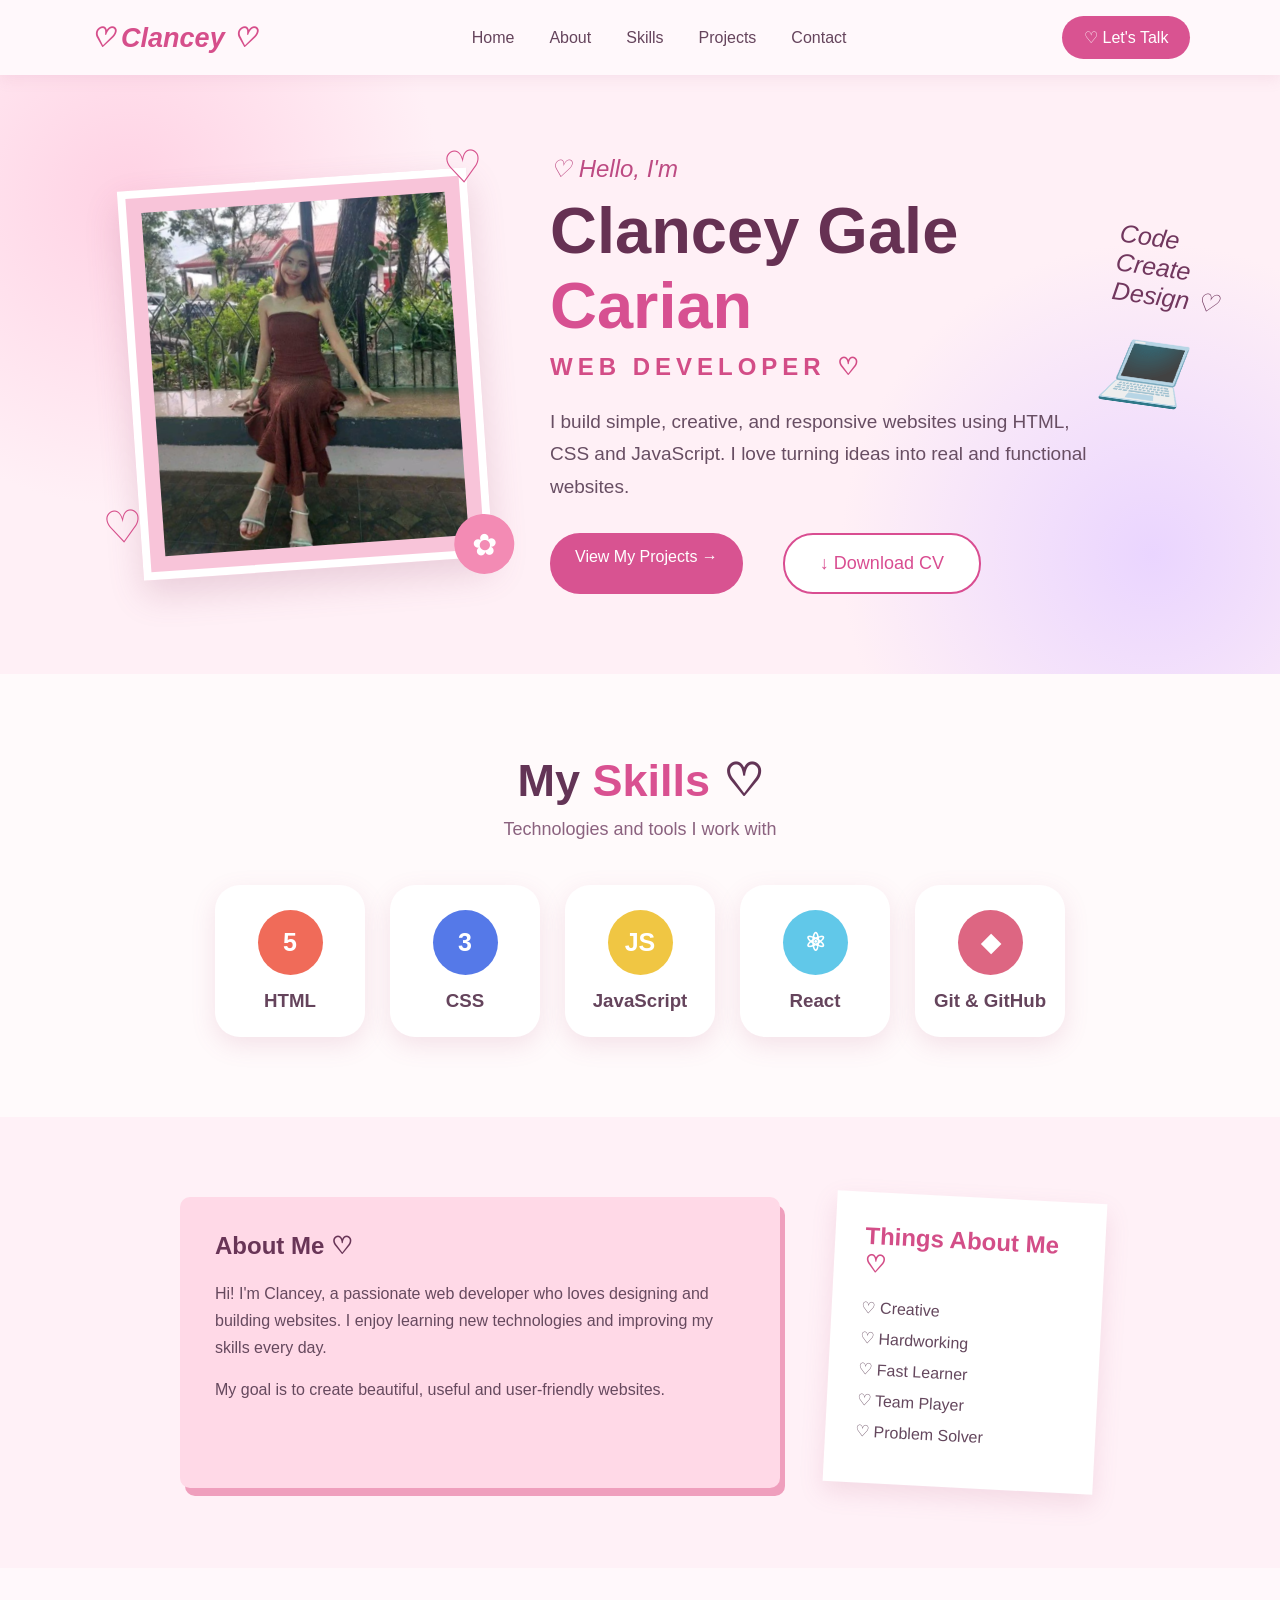
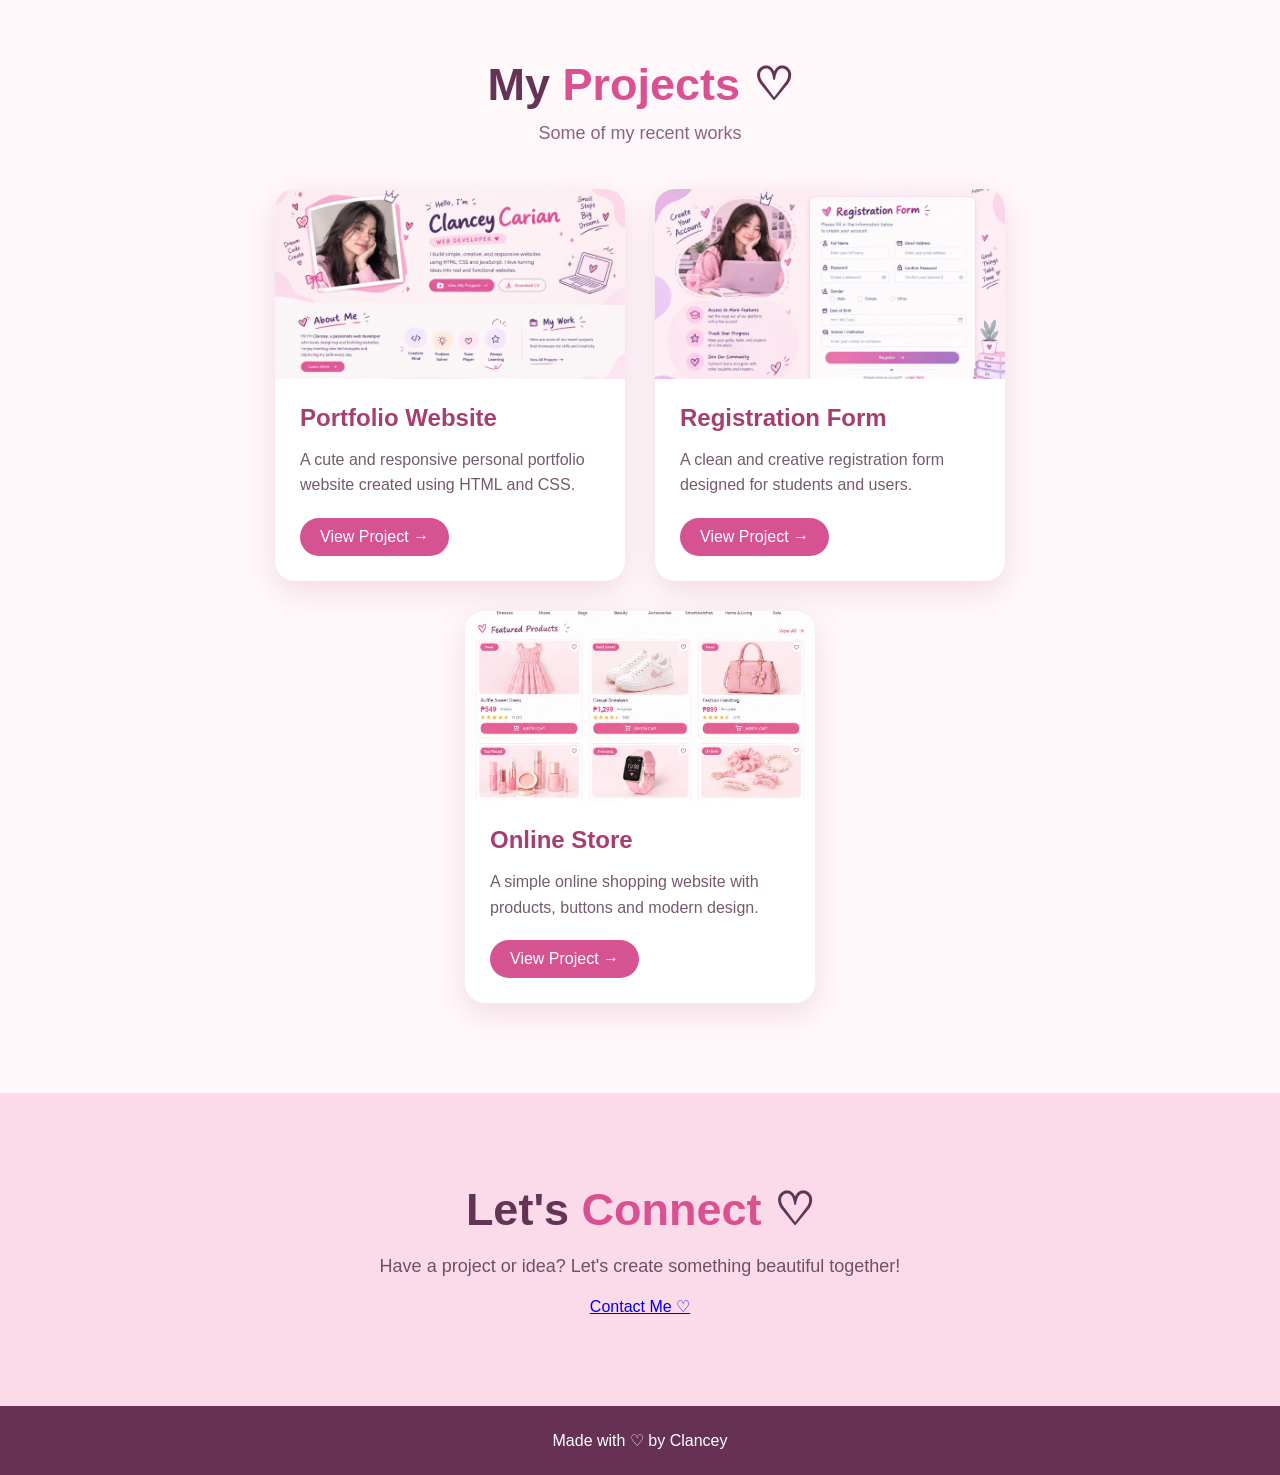
<file: index.html>
<!DOCTYPE html>
<html lang="en">
<head>
    <meta charset="UTF-8">
    <meta name="viewport" content="width=device-width, initial-scale=1.0">
    <title>Clancey Gale Carian | Web Developer</title>

    <link rel="stylesheet" href="style.css">
</head>

<body>

    <header>
        <div class="logo">♡ Clancey ♡</div>

        <nav>
            <a href="#home">Home</a>
            <a href="#about">About</a>
            <a href="#skills">Skills</a>
            <a href="#projects">Projects</a>
            <a href="#contact">Contact</a>
        </nav>

        <a href="#contact" class="talk-btn">♡ Let's Talk</a>
    </header>

    <section class="home" id="home">

        <div class="home-image">

           <img src="girl.jpg" alt="Profile Picture">

            <div class="heart heart1">♡</div>
            <div class="heart heart2">♡</div>
            <div class="flower">✿</div>

        </div>


        <div class="home-content">

            <p class="hello">♡ Hello, I'm</p>

            <h1>Clancey Gale <span>Carian</span></h1>

            <h2>WEB DEVELOPER ♡</h2>

            <p class="description">
                I build simple, creative, and responsive websites
                using HTML, CSS and JavaScript. I love turning
                ideas into real and functional websites.
            </p>

            <div class="buttons">

                <a href="#projects" class="main-btn">
                    View My Projects →
                </a>

                <a href="cv.html" download class="cv-button">
    ↓ Download CV
</a>

            </div>

        </div>


        <div class="doodle">
            <p>Code</p>
            <p>Create</p>
            <p>Design ♡</p>

            <div class="laptop">
                💻
            </div>
        </div>

    </section>

    <section class="skills" id="skills">

        <h1>My <span>Skills</span> ♡</h1>

        <p class="section-subtitle">
            Technologies and tools I work with
        </p>


        <div class="skills-container">

            <div class="skill-card">
                <div class="skill-icon html">5</div>
                <h3>HTML</h3>
            </div>

            <div class="skill-card">
                <div class="skill-icon css">3</div>
                <h3>CSS</h3>
            </div>

            <div class="skill-card">
                <div class="skill-icon js">JS</div>
                <h3>JavaScript</h3>
            </div>

            <div class="skill-card">
                <div class="skill-icon react">⚛</div>
                <h3>React</h3>
            </div>

            <div class="skill-card">
                <div class="skill-icon git">◆</div>
                <h3>Git & GitHub</h3>
            </div>

        </div>

    </section>

    <section class="about" id="about">

        <div class="about-box">

            <h1>About Me ♡</h1>

            <p>
                Hi! I'm Clancey, a passionate web developer who
                loves designing and building websites. I enjoy
                learning new technologies and improving my skills
                every day.
            </p>

            <p>
                My goal is to create beautiful, useful and
                user-friendly websites.
            </p>

        </div>


        <div class="qualities">

            <h2>Things About Me ♡</h2>

            <p>♡ Creative</p>
            <p>♡ Hardworking</p>
            <p>♡ Fast Learner</p>
            <p>♡ Team Player</p>
            <p>♡ Problem Solver</p>

        </div>

    </section>

    <section class="projects" id="projects">

        <h1>My <span>Projects</span> ♡</h1>

        <p class="section-subtitle">
            Some of my recent works
        </p>


        <div class="project-container">

            <div class="project-card">

                <div class="project-picture">
    <img src="portfolio.jpg" alt="Portfolio Website">
</div>
                <div class="project-info">

                    <h2>Portfolio Website</h2>

                    <p>
                        A cute and responsive personal portfolio
                        website created using HTML and CSS.
                    </p>

                    <a href="portfolio.html"class="#">View Project →</a>

                </div>

            </div>


            <div class="project-card">

                <div class="project-picture second">
    <img src="registration.jpg" alt="Registration Form">
</div>

                <div class="project-info">

                    <h2>Registration Form</h2>

                    <p>
                        A clean and creative registration form
                        designed for students and users.
                    </p>

                    <a href="registration.html"class="#">View Project →</a>

                </div>

            </div>


            <div class="project-card">

                <div class="project-picture third">
    <img src="online-store.jpg" alt="Online Store">
</div>

                <div class="project-info">

                    <h2>Online Store</h2>

                    <p>
                        A simple online shopping website with
                        products, buttons and modern design.
                    </p>

                    <a href="online-store.html" class="project-button">
    View Project →
</a>

                </div>

            </div>

        </div>

    </section>

    <section class="contact" id="contact">

        <h1>Let's <span>Connect</span> ♡</h1>

        <p>
            Have a project or idea? Let's create something beautiful together!
        </p>

        <a href="contact.html" class="contact-button">
    Contact Me ♡
      
        </a>

    </section>


    <footer>
        <p>Made with ♡ by Clancey</p>
    </footer>

</body>
</html>
</file>
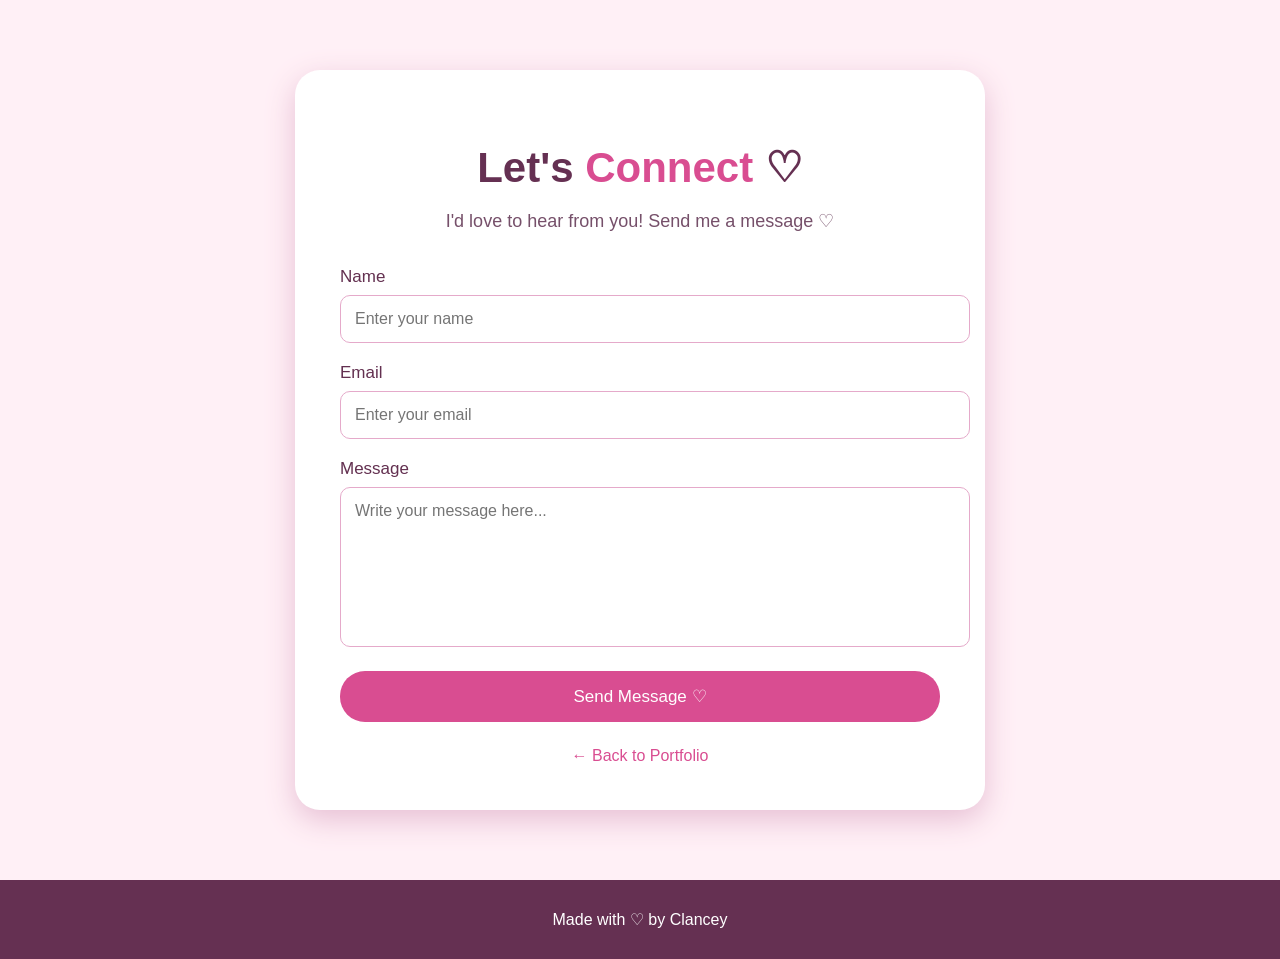
<file: contact.html>
<!DOCTYPE html>
<html lang="en">
<head>
    <meta charset="UTF-8">
    <meta name="viewport" content="width=device-width, initial-scale=1.0">
    <title>Contact Me | Clancey</title>
    <link rel="stylesheet" href="contact.css">
</head>

<body>

    <div class="contact-container">

        <h1>Let's <span>Connect</span> ♡</h1>

        <p class="subtitle">
            I'd love to hear from you! Send me a message ♡
        </p>

        <form>

            <label>Name</label>
            <input type="text" placeholder="Enter your name">

            <label>Email</label>
            <input type="email" placeholder="Enter your email">

            <label>Message</label>
            <textarea placeholder="Write your message here..."></textarea>

            <button type="submit">
                Send Message ♡
            </button>

        </form>

        <a href="index.html" class="back-button">
            ← Back to Portfolio
        </a>

    </div>

    <footer>
        Made with ♡ by Clancey
    </footer>

</body>
</html>
</file>
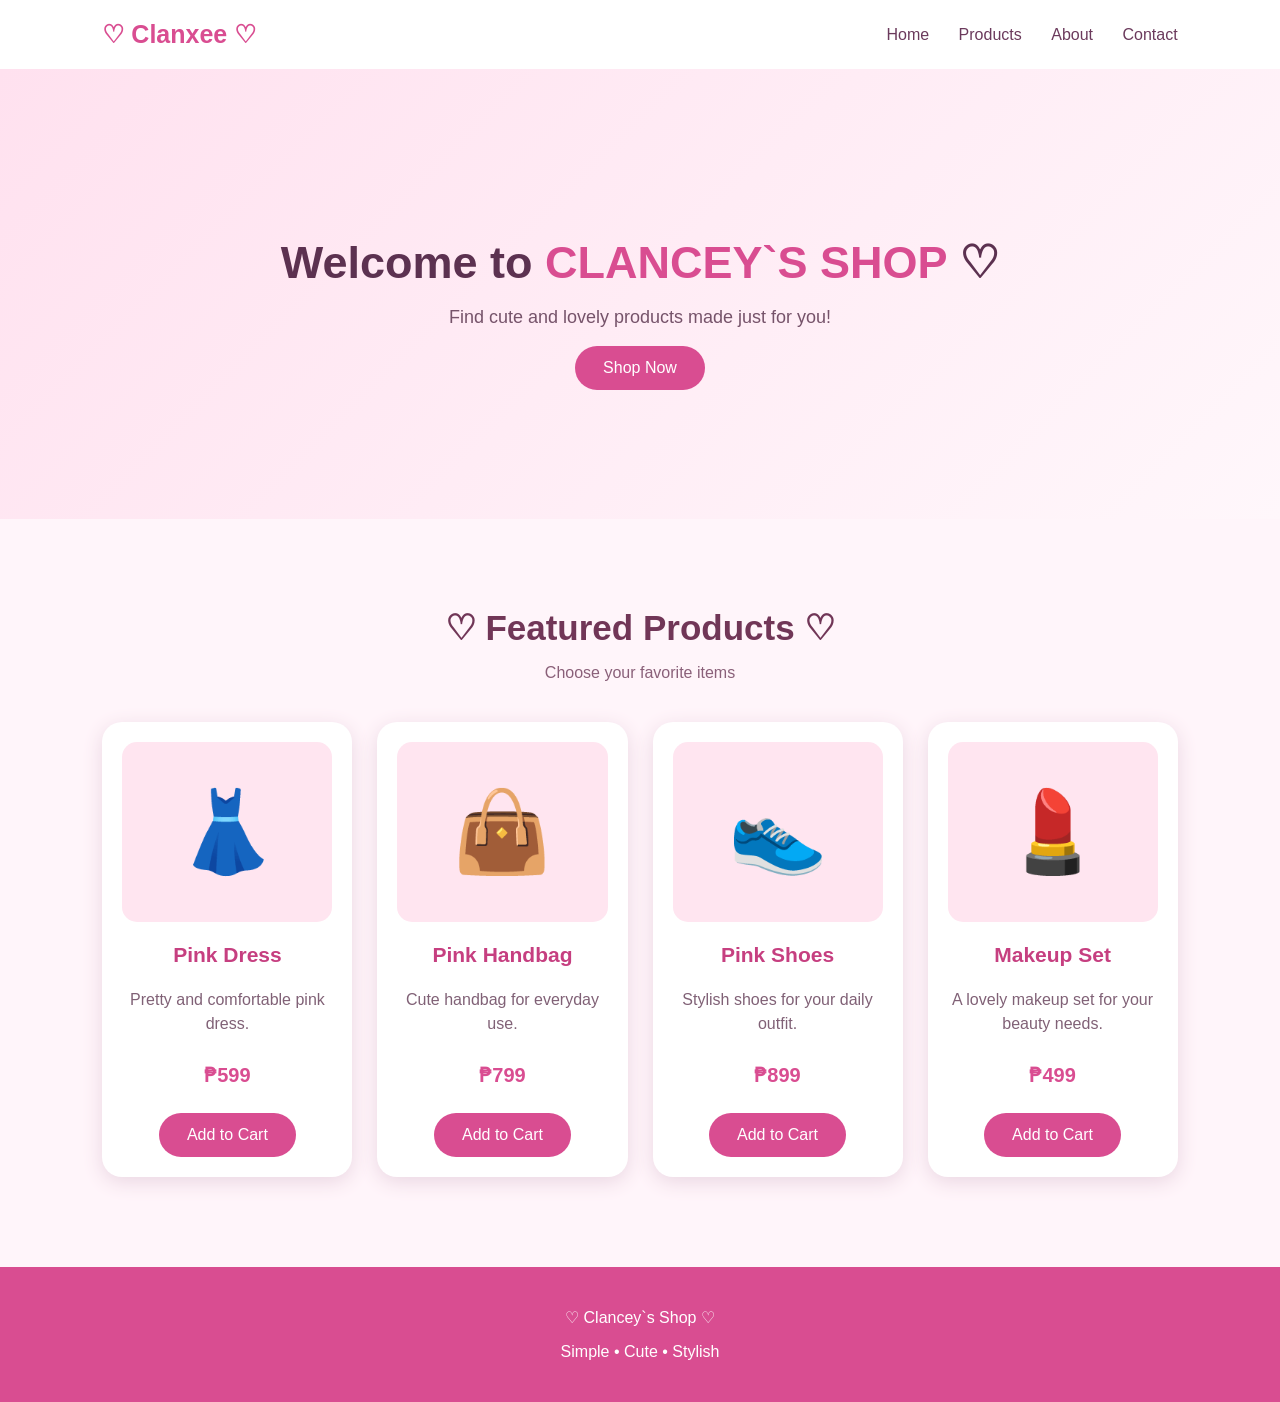
<file: online-store.html>
<!DOCTYPE html>
<html lang="en">
<head>
    <meta charset="UTF-8">
    <meta name="viewport" content="width=device-width, initial-scale=1.0">
    <title>Online Store</title>
    <link rel="stylesheet" href="online-store.css">
</head>
<body>

    <header>
        <div class="logo">♡ Clanxee ♡</div>

        <nav>
            <a href="#">Home</a>
            <a href="#">Products</a>
            <a href="#">About</a>
            <a href="#">Contact</a>
        </nav>
    </header>

    <section class="hero">
        <div>
            <h1>Welcome to <span>CLANCEY`S SHOP</span> ♡</h1>
            <p>Find cute and lovely products made just for you!</p>
            <button>Shop Now</button>
        </div>
    </section>

    <section class="products">

        <h2>♡ Featured Products ♡</h2>
        <p class="subtitle">Choose your favorite items</p>

        <div class="product-container">

            <div class="product-card">
                <div class="product-image">👗</div>
                <h3>Pink Dress</h3>
                <p>Pretty and comfortable pink dress.</p>
                <h4>₱599</h4>
                <button>Add to Cart</button>
            </div>

            <div class="product-card">
                <div class="product-image">👜</div>
                <h3>Pink Handbag</h3>
                <p>Cute handbag for everyday use.</p>
                <h4>₱799</h4>
                <button>Add to Cart</button>
            </div>

            <div class="product-card">
                <div class="product-image">👟</div>
                <h3>Pink Shoes</h3>
                <p>Stylish shoes for your daily outfit.</p>
                <h4>₱899</h4>
                <button>Add to Cart</button>
            </div>

            <div class="product-card">
                <div class="product-image">💄</div>
                <h3>Makeup Set</h3>
                <p>A lovely makeup set for your beauty needs.</p>
                <h4>₱499</h4>
                <button>Add to Cart</button>
            </div>

        </div>
    </section>

    <footer>
        <p>♡ Clancey`s Shop ♡</p>
        <p>Simple • Cute • Stylish</p>
    </footer>

</body>
</html>
</file>
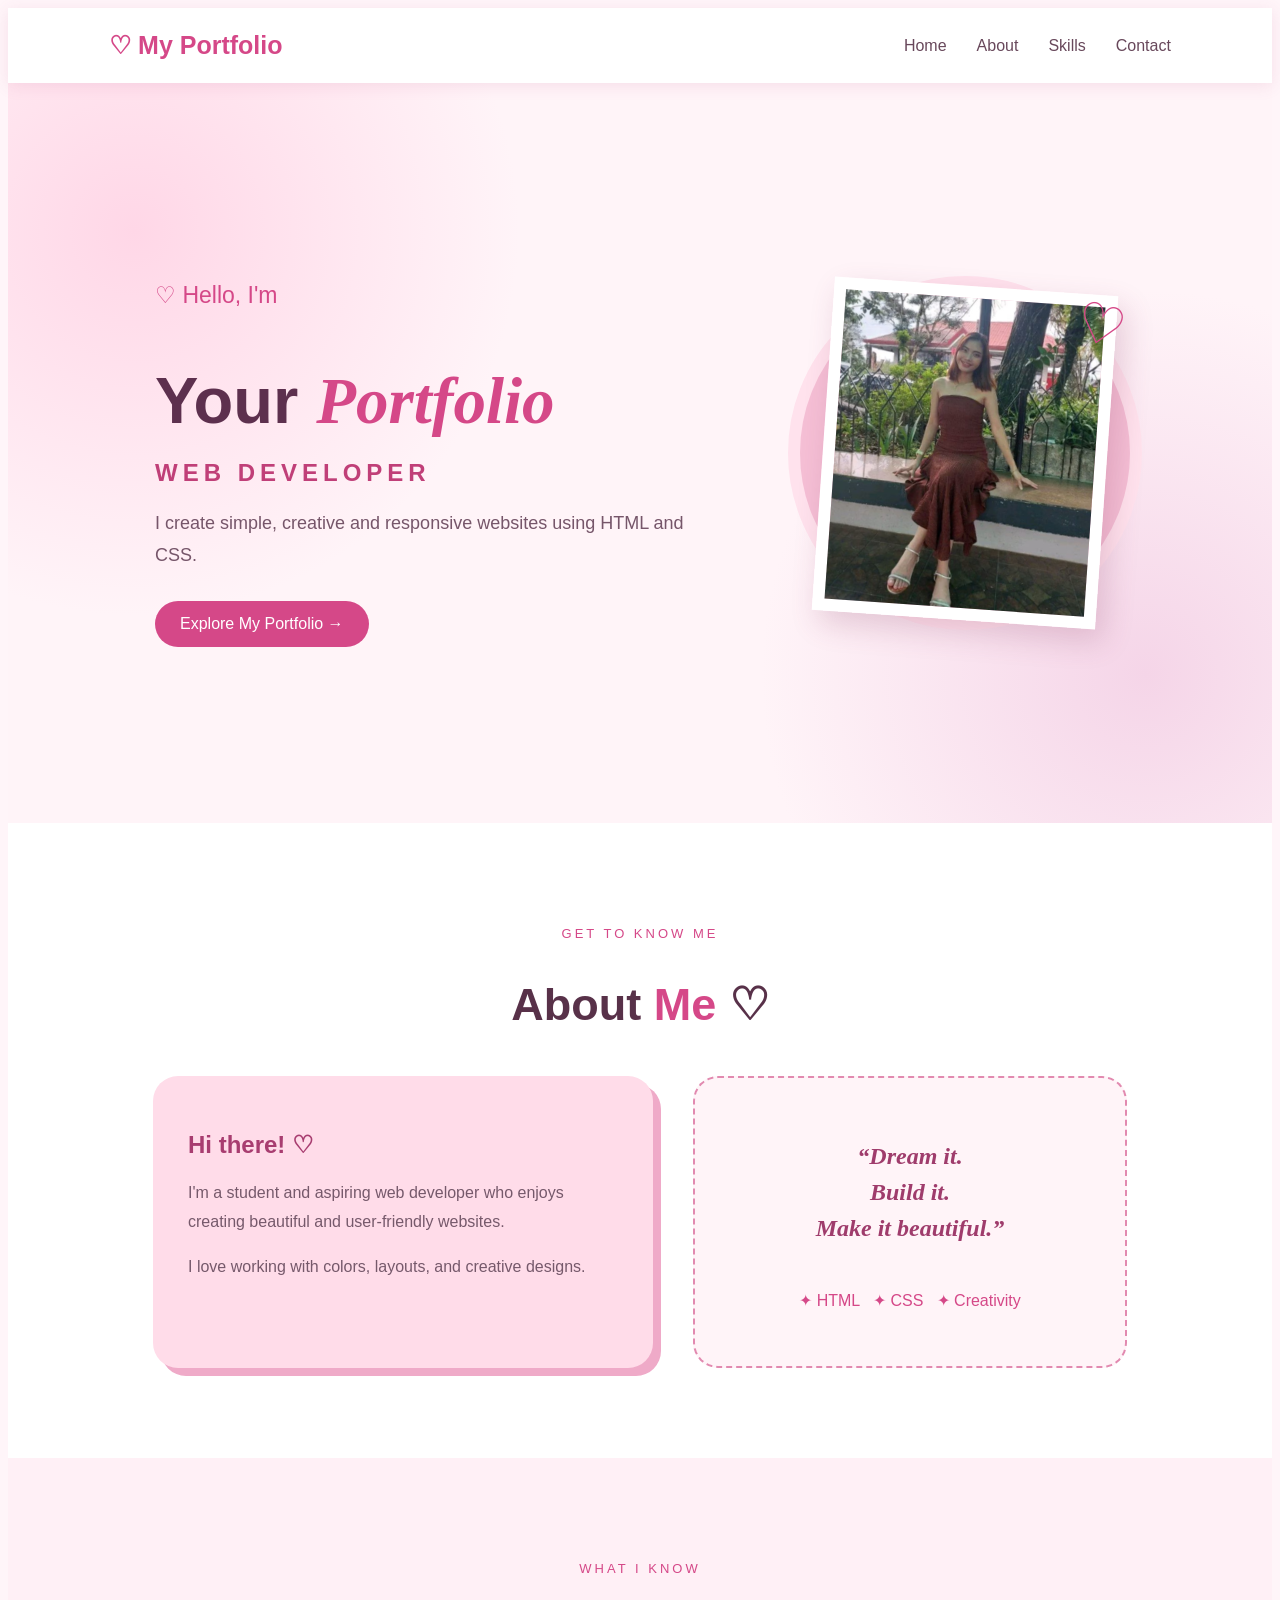
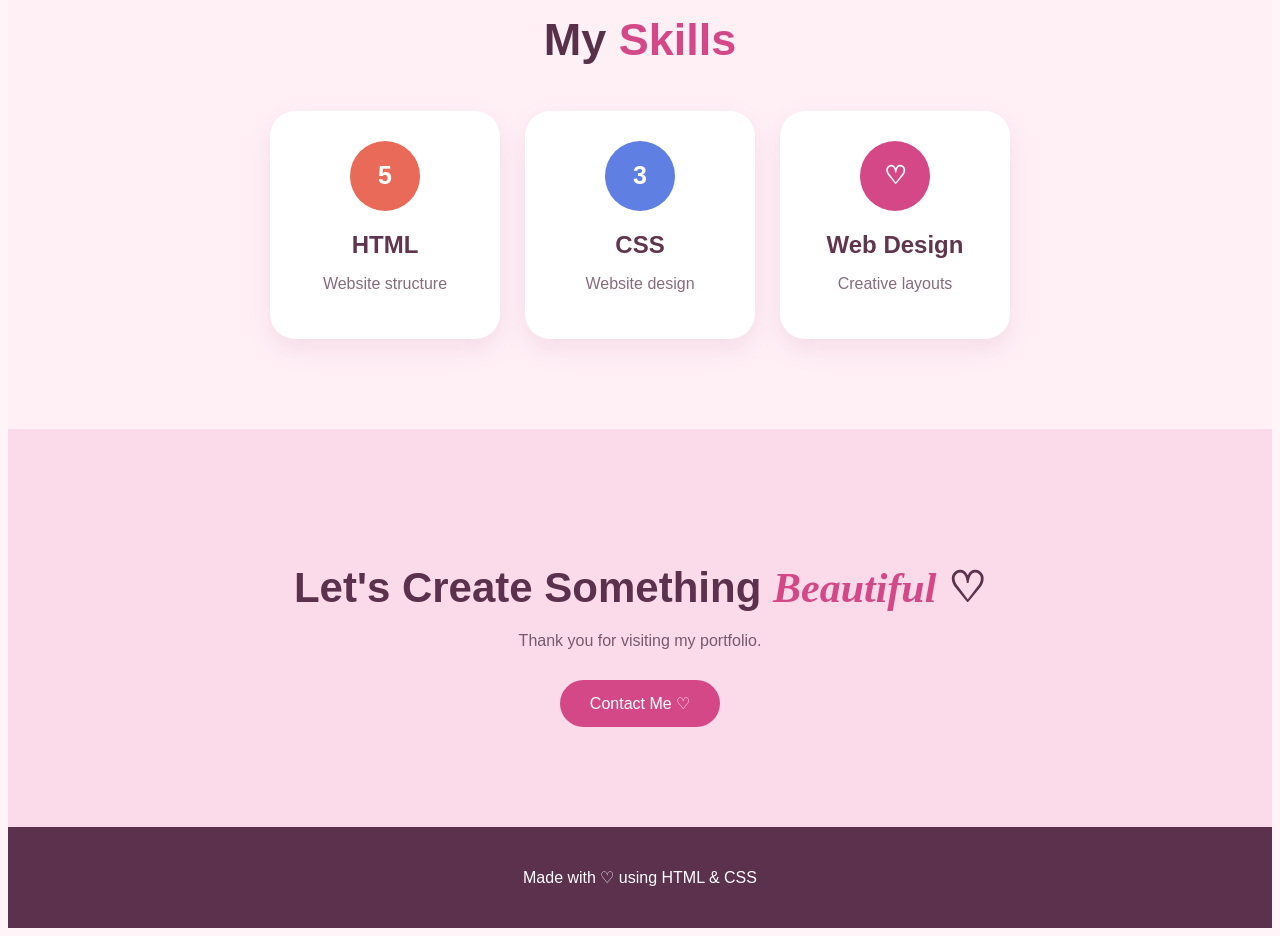
<file: portfolio.html>
<!DOCTYPE html>
<html lang="en">
<head>
    <meta charset="UTF-8">
    <meta name="viewport" content="width=device-width, initial-scale=1.0">

    <title>Portfolio Website</title>

    <link rel="stylesheet" href="portfolio.css">
</head>

<body>

    <header>

        <div class="logo">
            ♡ My Portfolio
        </div>

        <nav>
            <a href="#home">Home</a>
            <a href="#about">About</a>
            <a href="#skills">Skills</a>
            <a href="#contact">Contact</a>
        </nav>

    </header>

    <section class="home" id="home">

        <div class="home-text">

            <p class="hello">
                ♡ Hello, I'm
            </p>

            <h1>
                Your <span>Portfolio</span>
            </h1>

            <h2>
                WEB DEVELOPER
            </h2>

            <p>
                I create simple, creative and responsive
                websites using HTML and CSS.
            </p>

            <a href="#about" class="button">
                Explore My Portfolio →
            </a>

        </div>

        <div class="picture">

            <div class="circle"></div>

            <img src="profile.jpg" alt="Profile Picture">

            <div class="heart">
                ♡
            </div>

        </div>

    </section>

    <section class="about" id="about">

        <p class="title">
            GET TO KNOW ME
        </p>

        <h1>
            About <span>Me</span> ♡
        </h1>

        <div class="about-box">

            <div class="about-card">

                <h2>
                    Hi there! ♡
                </h2>

                <p>
                    I'm a student and aspiring web developer
                    who enjoys creating beautiful and
                    user-friendly websites.
                </p>

                <p>
                    I love working with colors, layouts,
                    and creative designs.
                </p>

            </div>


            <div class="quote">

                <h2>
                    “Dream it.
                    <br>
                    Build it.
                    <br>
                    Make it beautiful.”
                </h2>

                <p>
                    ✦ HTML &nbsp; ✦ CSS &nbsp; ✦ Creativity
                </p>

            </div>

        </div>

    </section>

    <section class="skills" id="skills">

        <p class="title">
            WHAT I KNOW
        </p>

        <h1>
            My <span>Skills</span>
        </h1>


        <div class="skill-container">

            <div class="skill-card">

                <div class="icon html">
                    5
                </div>

                <h2>
                    HTML
                </h2>

                <p>
                    Website structure
                </p>

            </div>


            <div class="skill-card">

                <div class="icon css">
                    3
                </div>

                <h2>
                    CSS
                </h2>

                <p>
                    Website design
                </p>

            </div>


            <div class="skill-card">

                <div class="icon design">
                    ♡
                </div>

                <h2>
                    Web Design
                </h2>

                <p>
                    Creative layouts
                </p>

            </div>

        </div>

    </section>

    <section class="contact" id="contact">

        <h1>
            Let's Create Something
            <span>Beautiful</span> ♡
        </h1>

        <p>
            Thank you for visiting my portfolio.
        </p>

        <a href="index.html" class="contact-btn">
            Contact Me ♡
        </a>

    </section>

    <footer>

        <p>
            Made with ♡ using HTML & CSS
        </p>

    </footer>

</body>
</html>
</file>
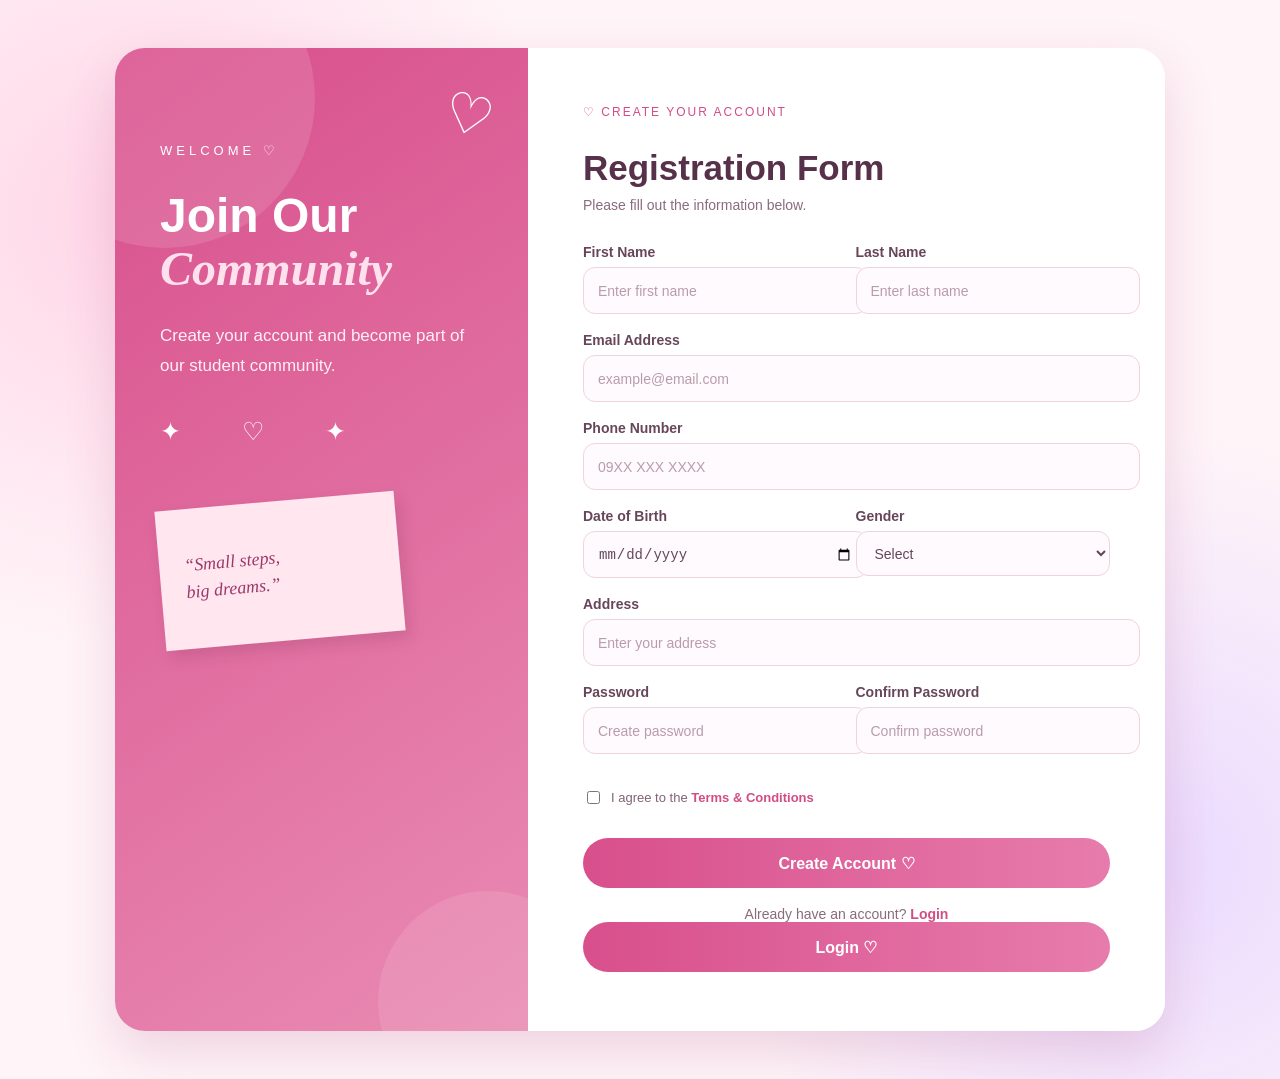
<file: registration.html>
<!DOCTYPE html>
<html lang="en">

<head>
    <meta charset="UTF-8">

    <meta name="viewport"
          content="width=device-width, initial-scale=1.0">

    <title>Student Registration</title>

    <link rel="stylesheet" href="registration.css">
</head>

<body>

    <div class="container">

        <div class="welcome">

            <div class="heart">
                ♡
            </div>

            <p class="small-title">
                WELCOME ♡
            </p>

            <h1>
                Join Our
                <span>Community</span>
            </h1>

            <p class="description">
                Create your account and become
                part of our student community.
            </p>

            <div class="decorations">
                ✦ &nbsp; ♡ &nbsp; ✦
            </div>

            <div class="note">
                <p>
                    “Small steps,
                    <br>
                    big dreams.”
                </p>
            </div>

        </div>

        <div class="form-section">

            <div class="form-title">

                <p>
                    ♡ CREATE YOUR ACCOUNT
                </p>

                <h2>
                    Registration Form
                </h2>

                <span>
                    Please fill out the information below.
                </span>

            </div>


            <form>

                <div class="row">

                    <div class="input-group">

                        <label>
                            First Name
                        </label>

                        <input
                            type="text"
                            placeholder="Enter first name"
                            required>

                    </div>


                    <div class="input-group">

                        <label>
                            Last Name
                        </label>

                        <input
                            type="text"
                            placeholder="Enter last name"
                            required>

                    </div>

                </div>

                <div class="input-group">

                    <label>
                        Email Address
                    </label>

                    <input
                        type="email"
                        placeholder="example@email.com"
                        required>

                </div>

                <div class="input-group">

                    <label>
                        Phone Number
                    </label>

                    <input
                        type="tel"
                        placeholder="09XX XXX XXXX"
                        required>

                </div>

                <div class="row">

                    <div class="input-group">

                        <label>
                            Date of Birth
                        </label>

                        <input
                            type="date"
                            required>

                    </div>


                    <div class="input-group">

                        <label>
                            Gender
                        </label>

                        <select required>

                            <option value="">
                                Select
                            </option>

                            <option>
                                Female
                            </option>

                            <option>
                                Male
                            </option>

                            <option>
                                Prefer not to say
                            </option>

                        </select>

                    </div>

                </div>

                <div class="input-group">

                    <label>
                        Address
                    </label>

                    <input
                        type="text"
                        placeholder="Enter your address"
                        required>

                </div>

                <div class="row">

                    <div class="input-group">

                        <label>
                            Password
                        </label>

                        <input
                            type="password"
                            placeholder="Create password"
                            required>

                    </div>


                    <div class="input-group">

                        <label>
                            Confirm Password
                        </label>

                        <input
                            type="password"
                            placeholder="Confirm password"
                            required>

                    </div>

                </div>

                <div class="terms">

                    <input
                        type="checkbox"
                        required>

                    <p>
                        I agree to the
                        <a href="#">
                            Terms & Conditions
                        </a>
                    </p>

                </div>

                <button type="submit">
                    Create Account ♡
                </button>


                <p class="login">
                    Already have an account?
                    <a href="#">
                        Login
                </a>

                <button type="submit" class="next">
                    Login ♡
                </button>
                  
                </p>

            </form>

        </div>

    </div>


</body>
</html>
</file>
<file: style.css>
*{
    margin: 0;
    padding: 0;
    box-sizing: border-box;
    scroll-behavior: smooth;
}

html, body {
    font-family: Arial, sans-serif;
    background: #fff4f8;
    color: #56304d;
    max-width: 100%;
    overflow-x: hidden;
}

img {
    max-width: 100%;
    height: auto;
}

header {
    width: 100%;
    height: 75px;
    background: #fff8fb;

    display: flex;
    align-items: center;
    justify-content: space-between;

    padding: 0 7%;

    position: sticky;
    top: 0;
    z-index: 1000;

    box-shadow: 0 3px 15px rgba(180, 90, 130, 0.12);
}

.logo {
    font-size: 27px;
    font-weight: bold;
    color: #d64f8b;
    font-style: italic;
}

nav {
    display: flex;
    gap: 35px;
}

nav a {
    text-decoration: none;
    color: #65445c;
    font-size: 16px;
    transition: 0.3s;
}

nav a:hover {
    color: #d64f8b;
}

.talk-btn {
    text-decoration: none;
    color: white;
    background: #d95391;

    padding: 12px 22px;
    border-radius: 30px;

    transition: 0.3s;
}

.talk-btn:hover {
    background: #b93672;
}

.home {
    min-height: 570px;

    display: flex;
    align-items: center;
    justify-content: center;

    gap: 70px;

    padding: 80px 8%;

    position: relative;

    background:
        radial-gradient(circle at 10% 20%, #ffd2e4 0, transparent 25%),
        radial-gradient(circle at 90% 80%, #ead5ff 0, transparent 25%),
        #fff0f6;
}

.home-image {
    width: 350px;
    height: 390px;

    position: relative;

    background: #f8c4d9;

    padding: 15px;

    transform: rotate(-4deg);

    border: 8px solid white;

    box-shadow: 0 15px 35px rgba(150, 70, 110, 0.2);
}

.home-image img {
    width: 100%;
    height: 100%;

    object-fit: cover;
}

.heart {
    position: absolute;

    color: #d64f8b;

    font-size: 45px;
}

.heart1 {
    top: -35px;
    right: -25px;
}

.heart2 {
    bottom: 20px;
    left: -45px;
}

.flower {
    position: absolute;

    bottom: -25px;
    right: -30px;

    background: #f38bb4;

    width: 60px;
    height: 60px;

    border-radius: 50%;

    display: flex;
    align-items: center;
    justify-content: center;

    color: white;

    font-size: 30px;
}

.home-content {
    max-width: 600px;
}

.hello {
    font-size: 24px;
    color: #bd4b83;
    font-style: italic;
}

.home-content h1 {
    font-size: 65px;
    color: #663153;

    margin: 10px 0;
}

.home-content h1 span {
    color: #d75091;
}

.home-content h2 {
    color: #d34d87;

    letter-spacing: 5px;

    margin-bottom: 25px;
}

.description {
    font-size: 19px;
    line-height: 1.7;

    color: #684e63;

    max-width: 550px;
}

.buttons {
    margin-top: 30px;

    display: flex;
    gap: 20px;
}

.main-btn,
.cv-btn {
    text-decoration: none;

    padding: 15px 25px;

    border-radius: 30px;

    font-size: 16px;

    transition: 0.3s;
}

.main-btn {
    background: #d85391;
    color: white;
}

.main-btn:hover {
    background: #b83973;
    transform: translateY(-3px);
}

.cv-btn {
    color: #c84983;

    border: 2px solid #d85391;

    background: white;
}

.cv-btn:hover {
    background: #d85391;
    color: white;
}

.doodle {
    position: absolute;

    right: 5%;
    top: 150px;

    color: #71375e;

    font-size: 25px;

    font-style: italic;

    transform: rotate(8deg);
}

.laptop {
    font-size: 70px;
    margin-top: 15px;
}

.skills {
    padding: 80px 8%;

    background: #fffafb;

    text-align: center;
}

.skills h1,
.projects h1,
.contact h1 {
    font-size: 45px;

    color: #633456;
}

.skills h1 span,
.projects h1 span,
.contact h1 span {
    color: #d95191;
}

.section-subtitle {
    margin-top: 12px;
    margin-bottom: 45px;

    color: #8b627f;

    font-size: 18px;
}

.skills-container {
    display: flex;

    justify-content: center;

    gap: 25px;

    flex-wrap: wrap;
}

.skill-card {
    width: 150px;

    padding: 25px 15px;

    background: white;

    border-radius: 25px;

    box-shadow: 0 8px 25px rgba(180, 90, 130, 0.15);

    transition: 0.3s;
}

.skill-card:hover {
    transform: translateY(-8px) rotate(2deg);
}

.skill-icon {
    width: 65px;
    height: 65px;

    margin: auto;
    margin-bottom: 15px;

    border-radius: 50%;

    display: flex;
    align-items: center;
    justify-content: center;

    font-size: 25px;

    font-weight: bold;

    color: white;
}

.html {
    background: #f06b59;
}

.css {
    background: #5579e8;
}

.js {
    background: #f0c643;
}

.react {
    background: #61c8e9;
}

.git {
    background: #dd6682;
}

.skill-card h3 {
    color: #65445c;
}

.about {
    padding: 80px 10%;

    display: flex;

    justify-content: center;

    gap: 50px;

    background: #fff1f7;
}

.about-box {
    max-width: 600px;

    background: #ffd9e7;

    padding: 35px;

    border-radius: 10px;

    box-shadow: 5px 8px 0 #ef9fbd;
}

.about-box h1 {
    color: #693557;

    margin-bottom: 20px;
}

.about-box p {
    line-height: 1.7;

    margin-bottom: 15px;

    color: #66495e;
}

.qualities {
    background: #fff;

    padding: 30px;

    width: 270px;

    box-shadow: 0 10px 25px rgba(180, 90, 130, 0.15);

    transform: rotate(3deg);
}

.qualities h2 {
    color: #d34e88;

    margin-bottom: 20px;
}

.qualities p {
    margin: 12px 0;

    color: #64475d;
}

.projects {
    padding: 90px 7%;

    text-align: center;

    background: #fff8fb;
}

.project-container {
    display: flex;

    justify-content: center;

    gap: 30px;

    flex-wrap: wrap;
}

.project-card {
    width: 350px;

    background: white;

    border-radius: 20px;

    overflow: hidden;

    text-align: left;

    box-shadow: 0 10px 30px rgba(180, 90, 130, 0.18);

    transition: 0.3s;
}

.project-card:hover {
    transform: translateY(-10px);
}

.project-picture {
    height: 190px;

    overflow: hidden;

    background: linear-gradient(135deg, #e986b1, #a98bea);

    display: flex;

    align-items: center;

    justify-content: center;

    color: white;

    font-size: 25px;

    font-weight: bold;
}

.project-picture.second {
    background: linear-gradient(135deg, #a88cf0, #76b8f0);
}

.project-picture.third {
    background: linear-gradient(135deg, #ee91bd, #f0b7d3);
}

.project-picture img {
    width: 100%;
    height: 100%;
    object-fit: cover;
    display: block;
}
.project-info {
    padding: 25px;
}

.project-info h2 {
    color: #a63f70;

    margin-bottom: 15px;
}

.project-info p {
    line-height: 1.6;

    color: #76596d;

    margin-bottom: 20px;
}

.project-info a {
    display: inline-block;

    text-decoration: none;

    color: white;

    background: #d65391;

    padding: 10px 20px;

    border-radius: 25px;
}

.project-info a:hover {
    background: #b93672;
}

.contact {
    padding: 90px 20px;

    text-align: center;

    background: #fbdbea;
}

.contact p {
    margin: 20px 0;

    color: #704e65;

    font-size: 18px;
}

.contact-btn {
    display: inline-block;

    text-decoration: none;

    background: #d85391;

    color: white;

    padding: 14px 30px;

    border-radius: 30px;
}

.contact-btn:hover {
    background: #b93672;
}

.cv-button {
    display: inline-block;
    padding: 18px 35px;
    border: 2px solid #d94d91;
    border-radius: 30px;
    color: #d94d91;
    background-color: white;
    text-decoration: none;
    font-size: 18px;
    margin-left: 20px;
    transition: 0.3s;
}

.cv-button:hover {
    background-color: #d94d91;
    color: white;
}


footer {
    text-align: center;

    padding: 25px;

    background: #663153;

    color: white;
}

@media (max-width: 700px) {

    header {
        flex-wrap: wrap;
        gap: 10px;
        padding: 15px 20px;
    }


    nav {
        display: none;
    }

    .home {
        flex-direction: column;

        text-align: center;

        padding-top: 60px;
    }

    .home-content h1 {
        font-size: 45px;
    }

    .home-image {
        width: 280px;
        height: 320px;
    }

    .description {
        margin: auto;
    }

    .btn,
    .button {
        white-space: nowrap;
        padding: 10px 18px;
        font-size: 14px;
    }

    .doodle {
        display: none;
    }

    .about {
        flex-direction: column;

        align-items: center;
    }

}
</file>
<file: contact.css>
{
    box-sizing: border-box;
}

body {
    margin: 0;
    font-family: Arial, sans-serif;
    background-color: #fff0f6;
    color: #653052;
}

.contact-container {
    width: 600px;
    max-width: 90%;
    margin: 70px auto;
    background-color: white;
    padding: 45px;
    border-radius: 25px;
    box-shadow: 0 10px 30px #e7bfd4;
    text-align: center;
}

.contact-container h1 {
    font-size: 42px;
    margin-bottom: 15px;
}

.contact-container h1 span {
    color: #d94d91;
}

.subtitle {
    font-size: 18px;
    color: #76506a;
    margin-bottom: 35px;
}

form {
    text-align: left;
}

label {
    display: block;
    font-size: 17px;
    margin-bottom: 8px;
    color: #633050;
}

input,
textarea {
    width: 100%;
    padding: 14px;
    margin-bottom: 20px;

    border: 1px solid #e5aaca;
    border-radius: 10px;

    font-size: 16px;
    font-family: Arial, sans-serif;
    outline: none;
}

input:focus,
textarea:focus {
    border: 2px solid #d94d91;
}

textarea {
    height: 130px;
    resize: none;
}

button {
    width: 100%;
    padding: 15px;

    background-color: #d94d91;
    color: white;

    border: none;
    border-radius: 25px;

    font-size: 17px;
    cursor: pointer;
}

button:hover {
    background-color: #b83b77;
}

.back-button {
    display: inline-block;
    margin-top: 25px;

    color: #d94d91;
    text-decoration: none;
    font-size: 16px;
}

.back-button:hover {
    text-decoration: underline;
}

footer {
    background-color: #653052;
    color: white;
    text-align: center;
    padding: 30px;
    margin-top: 60px;
}

@media (max-width: 600px) {

    .contact-container {
        padding: 30px 20px;
        margin-top: 40px;
    }

    .contact-container h1 {
        font-size: 32px;
    }

    .subtitle {
        font-size: 16px;
    }
}
</file>
<file: online-store.css>
{
    box-sizing: border-box;
}

body {
    margin: 0;
    font-family: Arial, sans-serif;
    background-color: #fff5fa;
    color: #5c3150;
}

header {
    background-color: white;
    padding: 20px 8%;
    display: flex;
    justify-content: space-between;
    align-items: center;
    box-shadow: 0 2px 10px #ead6e2;
}

.logo {
    font-size: 25px;
    font-weight: bold;
    color: #d94d91;
}

nav a {
    text-decoration: none;
    color: #6b3a5c;
    margin-left: 25px;
    font-size: 16px;
}

nav a:hover {
    color: #d94d91;
}

.hero {
    min-height: 350px;
    display: flex;
    justify-content: center;
    align-items: center;
    text-align: center;

    background: linear-gradient(
        135deg,
        #ffe1ef,
        #fff7fb
    );

    padding: 50px 20px;
}

.hero h1 {
    font-size: 45px;
    margin-bottom: 15px;
}

.hero h1 span {
    color: #d94d91;
}

.hero p {
    font-size: 18px;
    color: #76536a;
}

button {
    background-color: #d94d91;
    color: white;
    border: none;
    padding: 13px 28px;
    border-radius: 25px;
    font-size: 16px;
    cursor: pointer;
}

button:hover {
    background-color: #b93877;
}

.products {
    padding: 60px 8%;
    text-align: center;
}

.products h2 {
    font-size: 35px;
    color: #713657;
    margin-bottom: 10px;
}

.subtitle {
    color: #8a6079;
    margin-bottom: 40px;
}

.product-container {
    display: grid;
    grid-template-columns: repeat(4, 1fr);
    gap: 25px;
}

.product-card {
    background-color: white;
    padding: 20px;
    border-radius: 20px;
    box-shadow: 0 5px 20px #ead6e2;
    transition: 0.3s;
}

.product-card:hover {
    transform: translateY(-8px);
}

.product-image {
    height: 180px;
    display: flex;
    justify-content: center;
    align-items: center;

    background-color: #ffe5f0;
    border-radius: 15px;

    font-size: 80px;
}

.product-card h3 {
    color: #c63f80;
    font-size: 21px;
}

.product-card p {
    color: #806176;
    line-height: 1.5;
}

.product-card h4 {
    color: #d94d91;
    font-size: 20px;
}

footer {
    background-color: #d94d91;
    color: white;
    text-align: center;
    padding: 25px;
    margin-top: 30px;
}

@media (max-width: 900px) {
    .product-container {
        grid-template-columns: repeat(2, 1fr);
    }
}

@media (max-width: 600px) {
    header {
        flex-direction: column;
        gap: 15px;
    }

    nav a {
        margin: 5px;
    }

    .hero h1 {
        font-size: 32px;
    }

    .product-container {
        grid-template-columns: 1fr;
    }
}
</file>
<file: portfolio.css>
{
    margin: 0;
    padding: 0;
    box-sizing: border-box;
    scroll-behavior: smooth;
}

body {
    font-family: Arial, sans-serif;
    background: #fff5f9;
    color: #542c46;
}

header {
    height: 75px;

    display: flex;
    align-items: center;
    justify-content: space-between;

    padding: 0 8%;

    background: #ffffff;

    box-shadow: 0 3px 15px rgba(180, 70, 120, 0.12);

    position: sticky;
    top: 0;

    z-index: 100;
}

.logo {
    color: #d54888;

    font-size: 25px;

    font-weight: bold;
}

nav {
    display: flex;
    gap: 30px;
}

nav a {
    text-decoration: none;

    color: #68485b;

    font-size: 16px;

    transition: 0.3s;
}

nav a:hover {
    color: #d54888;
}

.home {
    min-height: 600px;

    display: flex;

    align-items: center;

    justify-content: center;

    gap: 100px;

    padding: 70px 10%;

    background:
        radial-gradient(circle at 10% 20%, #ffd7e7, transparent 30%),
        radial-gradient(circle at 90% 80%, #f5d5e8, transparent 30%),
        #fff4f8;
}

.home-text {
    max-width: 550px;
}

.hello {
    color: #d54888;

    font-size: 23px;

    margin-bottom: 10px;
}

.home h1 {
    font-size: 65px;

    color: #5d304e;

    margin-bottom: 10px;
}

.home h1 span {
    color: #d54888;

    font-family: Georgia, serif;

    font-style: italic;
}

.home h2 {
    color: #c03f78;

    letter-spacing: 5px;

    margin-bottom: 20px;
}

.home-text > p:not(.hello) {
    color: #76566a;

    font-size: 18px;

    line-height: 1.8;

    margin-bottom: 30px;
}

.button {
    display: inline-block;

    text-decoration: none;

    background: #d54888;

    color: white;

    padding: 14px 25px;

    border-radius: 30px;

    transition: 0.3s;
}

.button:hover {
    background: #b93270;

    transform: translateY(-3px);
}

.picture {
    width: 320px;

    height: 390px;

    position: relative;

    display: flex;

    align-items: center;

    justify-content: center;
}

.circle {
    width: 330px;

    height: 330px;

    border-radius: 50%;

    background: #f5bfd5;

    position: absolute;

    border: 12px solid #ffe2ed;
}

.picture img {
    width: 260px;

    height: 310px;

    object-fit: cover;

    border: 12px solid white;

    box-shadow: 8px 12px 30px rgba(130, 50, 90, 0.2);

    transform: rotate(4deg);

    position: relative;

    z-index: 2;
}

.heart {
    position: absolute;

    right: 0;

    top: 35px;

    z-index: 3;

    font-size: 55px;

    color: #d54888;

    transform: rotate(15deg);
}

.about {
    padding: 90px 10%;

    background: white;

    text-align: center;
}

.title {
    color: #d54888;

    font-size: 13px;

    letter-spacing: 3px;

    margin-bottom: 10px;
}

.about > h1,
.skills > h1 {
    color: #583149;

    font-size: 45px;

    margin-bottom: 45px;
}

.about h1 span,
.skills h1 span {
    color: #d54888;
}

.about-box {
    display: flex;

    justify-content: center;

    gap: 40px;
}

.about-card {
    width: 430px;

    padding: 35px;

    background: #ffdce9;

    border-radius: 25px;

    text-align: left;

    box-shadow: 8px 8px 0 #efaac8;
}

.about-card h2 {
    color: #a83d70;

    margin-bottom: 20px;
}

.about-card p {
    color: #76596b;

    line-height: 1.8;

    margin-bottom: 15px;
}

.quote {
    width: 350px;

    padding: 40px;

    background: #fff4f8;

    border: 2px dashed #e28ab0;

    border-radius: 25px;

    display: flex;

    flex-direction: column;

    justify-content: center;
}

.quote h2 {
    color: #9f3c6c;

    font-family: Georgia, serif;

    font-style: italic;

    line-height: 1.5;
}

.quote p {
    margin-top: 25px;

    color: #d54888;
}

.skills {
    padding: 90px 8%;

    text-align: center;

    background: #fff0f6;
}

.skill-container {
    display: flex;

    justify-content: center;

    gap: 25px;

    flex-wrap: wrap;
}

.skill-card {
    width: 190px;

    background: white;

    padding: 30px 20px;

    border-radius: 25px;

    box-shadow: 0 10px 25px rgba(170, 70, 120, 0.12);

    transition: 0.3s;
}

.skill-card:hover {
    transform: translateY(-8px);
}

.icon {
    width: 70px;

    height: 70px;

    margin: auto;

    margin-bottom: 20px;

    border-radius: 50%;

    display: flex;

    align-items: center;

    justify-content: center;

    color: white;

    font-size: 25px;

    font-weight: bold;
}

.html {
    background: #e96a58;
}

.css {
    background: #607fe3;
}

.design {
    background: #d54888;
}

.skill-card h2 {
    color: #60364f;

    margin-bottom: 10px;
}

.skill-card p {
    color: #866c7d;
}

.contact {
    padding: 100px 20px;

    text-align: center;

    background: #fbdbea;
}

.contact h1 {
    font-size: 42px;

    color: #5b314d;

    margin-bottom: 20px;
}

.contact h1 span {
    color: #d54888;

    font-family: Georgia, serif;

    font-style: italic;
}

.contact p {
    color: #775a6d;

    margin-bottom: 30px;
}

.contact a {
    display: inline-block;

    text-decoration: none;

    background: #d54888;

    color: white;

    padding: 14px 30px;

    border-radius: 30px;
}

.contact a:hover {
    background: #b93270;
}

footer {
    background: #5b314d;

    color: white;

    text-align: center;

    padding: 25px;
}

@media (max-width: 800px) {

    header {
        padding: 0 5%;
    }

    nav {
        display: none;
    }

    .home {
        flex-direction: column;

        text-align: center;

        gap: 50px;
    }

    .home h1 {
        font-size: 48px;
    }

    .about-box {
        flex-direction: column;

        align-items: center;
    }

    .about-card,
    .quote {
        width: 100%;

        max-width: 430px;
    }

}
</file>
<file: registration.css>
{
    margin: 0;
    padding: 0;
    box-sizing: border-box;
}

body {

    font-family: Arial, sans-serif;

    min-height: 100vh;

    display: flex;

    justify-content: center;

    align-items: center;

    padding: 40px 20px;

    background:
        radial-gradient(
            circle at 10% 20%,
            #ffd6e7,
            transparent 30%
        ),

        radial-gradient(
            circle at 90% 80%,
            #ead9ff,
            transparent 30%
        ),

        #fff4f8;
}

.container {

    width: 100%;

    max-width: 1050px;

    min-height: 650px;

    display: flex;

    background: white;

    border-radius: 30px;

    overflow: hidden;

    box-shadow:
        0 20px 50px
        rgba(160, 60, 110, 0.18);
}

.welcome {

    width: 38%;

    padding: 55px 45px;

    position: relative;

    overflow: hidden;

    color: white;

    background:
        linear-gradient(
            145deg,
            #d84f8c,
            #e98bb3
        );
}

.welcome::before {

    content: "";

    position: absolute;

    width: 300px;

    height: 300px;

    border-radius: 50%;

    background: rgba(255,255,255,0.12);

    top: -100px;

    left: -100px;
}


.welcome::after {

    content: "";

    position: absolute;

    width: 220px;

    height: 220px;

    border-radius: 50%;

    background: rgba(255,255,255,0.10);

    bottom: -80px;

    right: -70px;
}

.heart {

    position: absolute;

    top: 35px;

    right: 35px;

    font-size: 55px;

    color: white;

    transform: rotate(15deg);
}

.small-title {

    font-size: 13px;

    letter-spacing: 4px;

    margin-top: 40px;

    margin-bottom: 20px;

    position: relative;

    z-index: 2;
}

.welcome h1 {

    font-size: 48px;

    line-height: 1.1;

    margin-bottom: 25px;

    position: relative;

    z-index: 2;
}

.welcome h1 span {

    display: block;

    color: #ffe1ee;

    font-family: Georgia, serif;

    font-style: italic;
}

.description {

    font-size: 17px;

    line-height: 1.8;

    color: #fff0f6;

    position: relative;

    z-index: 2;
}

.decorations {

    margin-top: 35px;

    font-size: 25px;

    letter-spacing: 10px;

    position: relative;

    z-index: 2;
}

.note {

    width: 190px;

    padding: 25px;

    margin-top: 55px;

    background: #ffe6ef;

    color: #9c3869;

    transform: rotate(-5deg);

    box-shadow:
        5px 8px 15px
        rgba(90, 30, 60, 0.15);

    position: relative;

    z-index: 2;
}

.note p {

    font-family: Georgia, serif;

    font-style: italic;

    font-size: 18px;

    line-height: 1.5;
}

.form-section {

    width: 62%;

    padding: 45px 55px;

    background: #ffffff;
}

.form-title {

    margin-bottom: 30px;
}

.form-title p {

    color: #d34c86;

    font-size: 12px;

    letter-spacing: 2px;

    margin-bottom: 8px;
}

.form-title h2 {

    color: #573049;

    font-size: 35px;

    margin-bottom: 8px;
}

.form-title span {

    color: #8b6b7e;

    font-size: 14px;
}

.row {

    display: flex;

    gap: 18px;
}

.input-group {

    width: 100%;

    margin-bottom: 18px;
}

.input-group label {

    display: block;

    color: #68465a;

    font-size: 14px;

    font-weight: bold;

    margin-bottom: 7px;
}

.input-group input,
.input-group select {

    width: 100%;

    height: 45px;

    padding: 0 14px;

    border: 1.5px solid #efd3df;

    border-radius: 12px;

    outline: none;

    background: #fffafd;

    color: #624658;

    font-size: 14px;

    transition: 0.3s;
}

.input-group input:focus,
.input-group select:focus {

    border-color: #d84f8c;

    background: white;

    box-shadow:
        0 0 0 3px
        rgba(216, 79, 140, 0.08);
}

.input-group input::placeholder {

    color: #b99cab;
}

.terms {

    display: flex;

    align-items: center;

    gap: 8px;

    margin: 5px 0 20px;
}

.terms input {

    accent-color: #d84f8c;
}

.terms p {

    color: #806375;

    font-size: 13px;
}

.terms a {

    color: #d34c86;

    text-decoration: none;

    font-weight: bold;
}

button {

    width: 100%;

    height: 50px;

    border: none;

    border-radius: 25px;

    background:
        linear-gradient(
            90deg,
            #d84f8c,
            #e77cac
        );

    color: white;

    font-size: 16px;

    font-weight: bold;

    cursor: pointer;

    transition: 0.3s;
}

button:hover {

    transform: translateY(-3px);

    box-shadow:
        0 8px 20px
        rgba(216, 79, 140, 0.25);
}

.login {

    text-align: center;

    margin-top: 18px;

    color: #8a6b7d;

    font-size: 14px;
}

.login a {

    color: #d34c86;

    text-decoration: none;

    font-weight: bold;
}

@media (max-width: 850px) {

    .container {

        flex-direction: column;
    }

    .welcome {

        width: 100%;

        min-height: 350px;

        padding: 40px;
    }

    .welcome h1 {

        font-size: 40px;
    }

    .note {

        margin-top: 30px;
    }

    .form-section {

        width: 100%;

        padding: 40px;
    }
}


@media (max-width: 550px) {

    body {

        padding: 15px;
    }

    .welcome {

        padding: 35px 25px;
    }

    .form-section {

        padding: 30px 20px;
    }

    .row {

        flex-direction: column;

        gap: 0;
    }

    .form-title h2 {

        font-size: 28px;
    }

}
</file>
